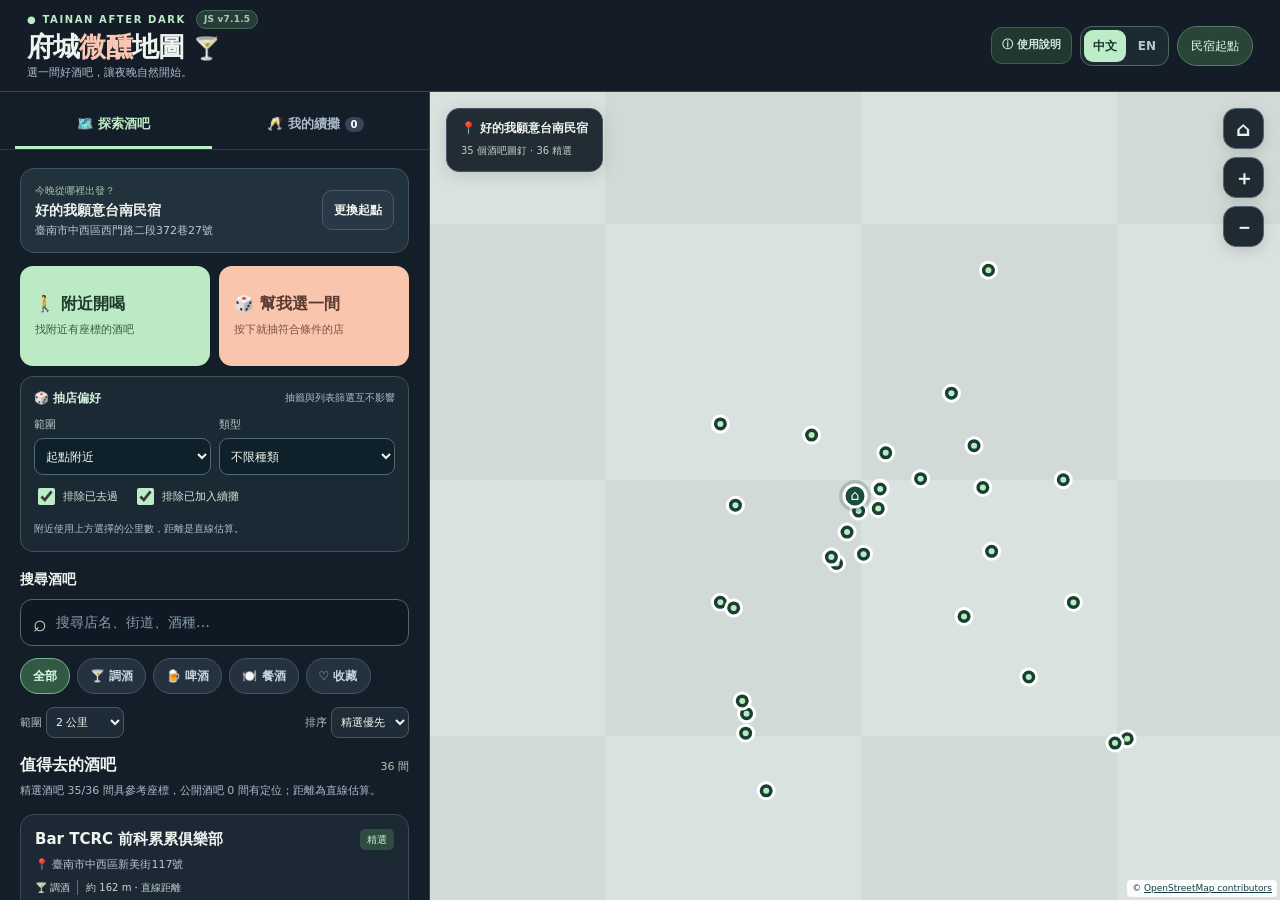
<file: index.html>
<!doctype html>
<html lang="zh-Hant">
<head>
  <meta charset="utf-8">
  <meta name="viewport" content="width=device-width,initial-scale=1,viewport-fit=cover">
  <meta name="theme-color" content="#131d27">
  <meta name="description" content="府城微醺地圖：從臺南民宿或任何起點出發，搜尋附近酒吧、隨機抽店、規劃續攤與步行導航。">
  <title>府城微醺地圖｜Tainan Bar Hop</title>
  <link rel="stylesheet" href="./styles.css?v=7.1.5">
</head>
<body>
  <div id="app"><p style="font:16px system-ui;padding:24px">🍸 載入府城微醺地圖中…</p></div>
  <script type="module" src="./app.js?v=7.1.5"></script>
  <nav class="bottomnav" aria-label="主要導覽">
    <button data-tab="map">🗺️<span>地圖</span></button>
    <button data-tab="discover" class="active" aria-current="page">🔍<span>探索</span></button>
    <button data-tab="route">🥂<span>續攤 <b id="navRouteBadge">0</b></span></button>
    <button data-tab="night">🌙<span>今晚</span></button>
  </nav>
</body>
</html>
</file>
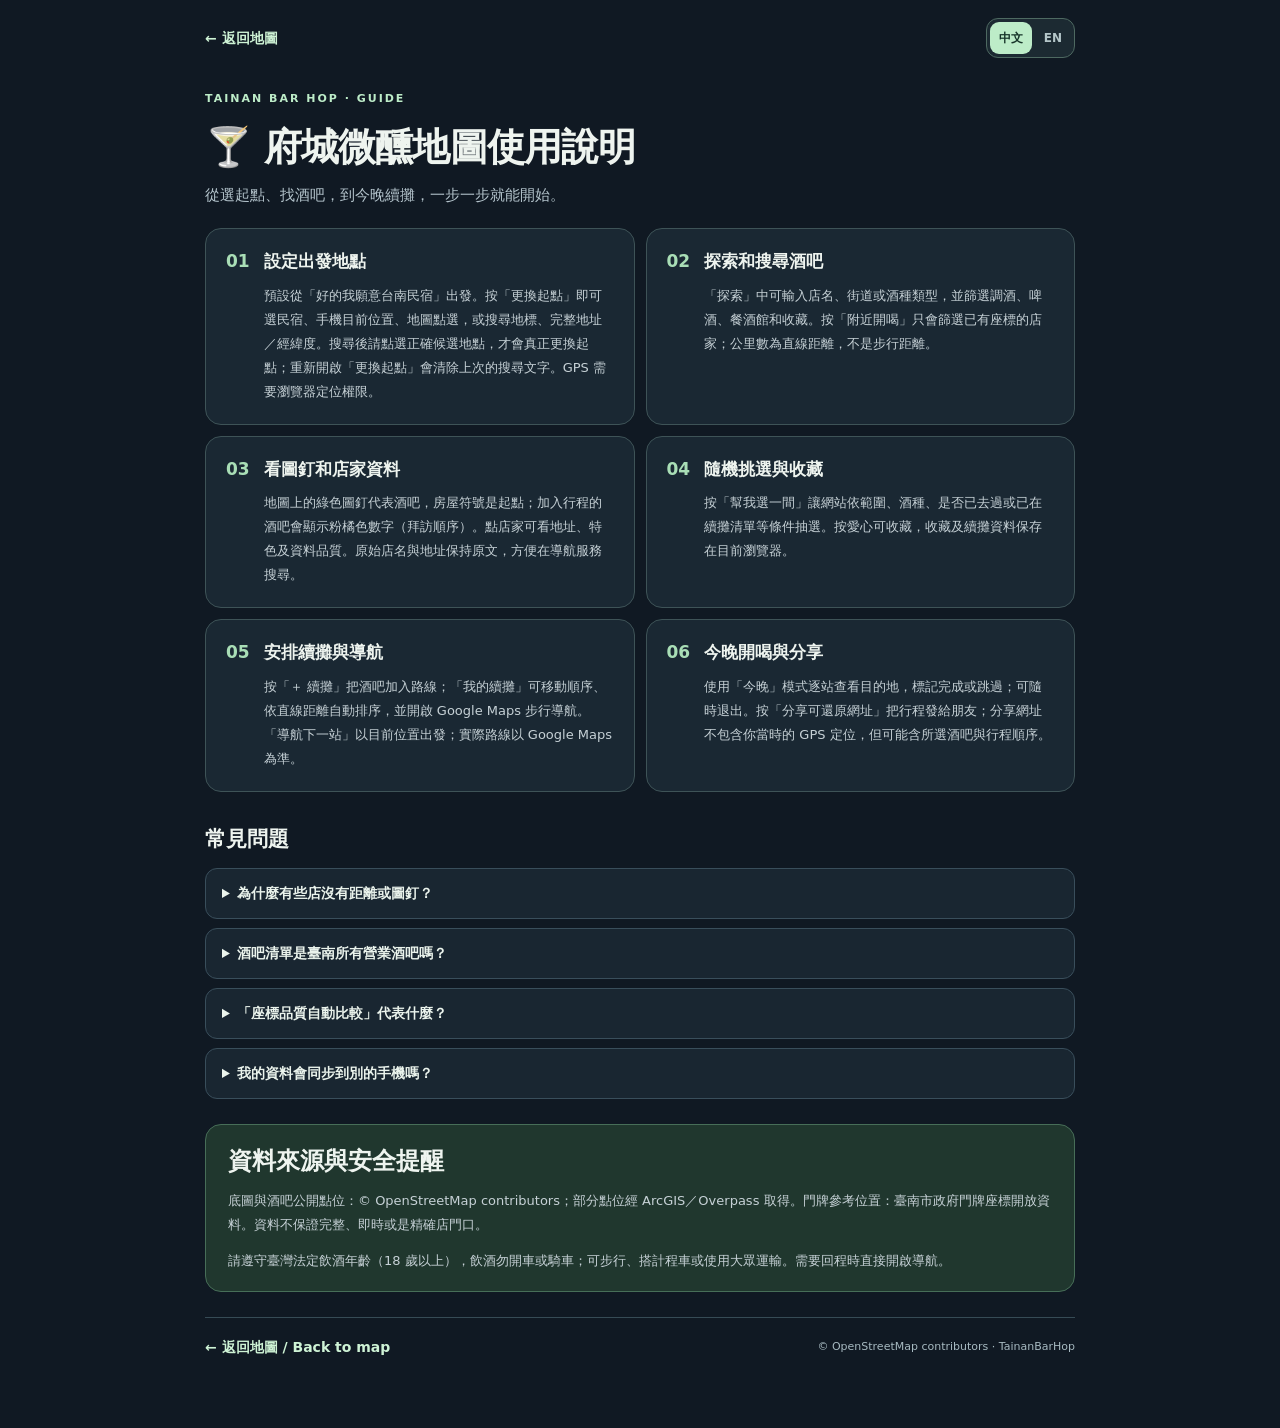
<file: help.html>
<!doctype html><html lang="zh-Hant"><head>
<meta charset="utf-8"><meta name="viewport" content="width=device-width,initial-scale=1,viewport-fit=cover">
<meta name="theme-color" content="#141d27"><title>使用說明 | Help — TainanBarHop</title>
<link rel="stylesheet" href="./styles.css?v=7.1.5"><link rel="stylesheet" href="./help.css?v=7.1.5"></head><body class="help-page">
<header class="help-header"><a href="./" class="help-back" id="backHome">← 返回地圖</a><div class="lang-switch" role="group" aria-label="Language / 語言"><button type="button" data-lang-select="zh">中文</button><button type="button" data-lang-select="en">EN</button></div></header>
<main class="help-main">
<section data-lang-panel="zh">
<p class="help-eyebrow">TAINAN BAR HOP · GUIDE</p><h1>🍸 府城微醺地圖使用說明</h1><p class="help-lead">從選起點、找酒吧，到今晚續攤，一步一步就能開始。</p>
<div class="help-steps">
<section><span class="help-num">01</span><div><h2>設定出發地點</h2><p>預設從「好的我願意台南民宿」出發。按「更換起點」即可選民宿、手機目前位置、地圖點選，或搜尋地標、完整地址／經緯度。搜尋後請點選正確候選地點，才會真正更換起點；重新開啟「更換起點」會清除上次的搜尋文字。GPS 需要瀏覽器定位權限。</p></div></section>
<section><span class="help-num">02</span><div><h2>探索和搜尋酒吧</h2><p>「探索」中可輸入店名、街道或酒種類型，並篩選調酒、啤酒、餐酒館和收藏。按「附近開喝」只會篩選已有座標的店家；公里數為直線距離，不是步行距離。</p></div></section>
<section><span class="help-num">03</span><div><h2>看圖釘和店家資料</h2><p>地圖上的綠色圖釘代表酒吧，房屋符號是起點；加入行程的酒吧會顯示粉橘色數字（拜訪順序）。點店家可看地址、特色及資料品質。原始店名與地址保持原文，方便在導航服務搜尋。</p></div></section>
<section><span class="help-num">04</span><div><h2>隨機挑選與收藏</h2><p>按「幫我選一間」讓網站依範圍、酒種、是否已去過或已在續攤清單等條件抽選。按愛心可收藏，收藏及續攤資料保存在目前瀏覽器。</p></div></section>
<section><span class="help-num">05</span><div><h2>安排續攤與導航</h2><p>按「＋ 續攤」把酒吧加入路線；「我的續攤」可移動順序、依直線距離自動排序，並開啟 Google Maps 步行導航。「導航下一站」以目前位置出發；實際路線以 Google Maps 為準。</p></div></section>
<section><span class="help-num">06</span><div><h2>今晚開喝與分享</h2><p>使用「今晚」模式逐站查看目的地，標記完成或跳過；可隨時退出。按「分享可還原網址」把行程發給朋友；分享網址不包含你當時的 GPS 定位，但可能含所選酒吧與行程順序。</p></div></section>
</div>
<h2>常見問題</h2><details><summary>為什麼有些店沒有距離或圖釘？</summary><p>店家沒有可靠座標時，不會偽造位置或距離。精選店家的政府門牌座標是參考點，未必是店門口。你可開店家資訊、Google Maps 或用地圖手動確認。</p></details>
<details><summary>酒吧清單是臺南所有營業酒吧嗎？</summary><p>不是。網站整合精選清單、OpenStreetMap 與公開點位，可能有漏標、停業或搬遷。出發前請核對店家最新營業資訊和是否接受訂位。</p></details>
<details><summary>「座標品質自動比較」代表什麼？</summary><p>網站比較 OSM 原始座標與臺南市政府門牌參考座標，顯示偏差與資料是否一致；它不能保證實際入口的正確位置，也不能保證店家仍營業。</p></details>
<details><summary>我的資料會同步到別的手機嗎？</summary><p>不會。收藏、路線和已去過的資料預設保存在這台裝置的瀏覽器，清除網站資料可能讓它們消失。分享行程則會產生可還原的網址。</p></details>
<section class="help-note"><h2>資料來源與安全提醒</h2><p>底圖與酒吧公開點位：© OpenStreetMap contributors；部分點位經 ArcGIS／Overpass 取得。門牌參考位置：臺南市政府門牌座標開放資料。資料不保證完整、即時或是精確店門口。</p><p>請遵守臺灣法定飲酒年齡（18 歲以上），飲酒勿開車或騎車；可步行、搭計程車或使用大眾運輸。需要回程時直接開啟導航。</p></section>
</section>
<section data-lang-panel="en" hidden>
<p class="help-eyebrow">TAINAN BAR HOP · GUIDE</p><h1>🍸 How to use TainanBarHop</h1><p class="help-lead">Choose your starting point, find a bar, build a route, and enjoy your night out.</p>
<div class="help-steps">
<section><span class="help-num">01</span><div><h2>Choose a starting point</h2><p>The default is 好的我願意台南民宿 guesthouse. Choose a different start using your GPS, a map tap, a landmark name, street address, or latitude/longitude. Tap a search result to confirm the start; opening Change start again clears the previous search text. GPS requires browser location permission.</p></div></section>
<section><span class="help-num">02</span><div><h2>Search and explore</h2><p>Search by business name, street, or bar type. Filter for cocktails, beer, bistros, and favorites. “Bars nearby” only includes venues with valid coordinates. Distances are straight-line estimates, not walking distances.</p></div></section>
<section><span class="help-num">03</span><div><h2>Understand map markers</h2><p>Green dots are bars and the house icon marks your starting point. Numbered peach markers show the planned stop order. Tap a bar for its address, description and coordinate quality. Business names and addresses stay in their original language so you can find them in navigation apps.</p></div></section>
<section><span class="help-num">04</span><div><h2>Lucky pick and favorites</h2><p>Use “Pick for me” to choose a random bar by radius or city-wide list, bar category, and exclusions for visited or already-planned stops. The heart button saves a favorite locally.</p></div></section>
<section><span class="help-num">05</span><div><h2>Plan a bar-hop route</h2><p>Choose “Add stop” to plan your night. In “My route,” reorder your stops or auto-sort by straight-line distance. Open Google Maps for walking directions. “Navigate next stop” uses your current position; Google Maps determines the actual route.</p></div></section>
<section><span class="help-num">06</span><div><h2>Tonight mode and sharing</h2><p>In Tonight mode, move through each stop, mark it done or skip it. You can exit at any time. Share a route link so friends can restore the same itinerary. The link does not include your live GPS location, but it can include your chosen bars and their order.</p></div></section>
</div>
<h2>Frequently asked questions</h2><details><summary>Why do some venues have no distance or map pin?</summary><p>Unverified locations are not given fabricated coordinates or distances. Government doorplate coordinates are reference points and may not match the entrance. Check the venue in Google Maps or manually verify its pin.</p></details>
<details><summary>Does this list include every operating bar in Tainan?</summary><p>No. It combines curated picks, OpenStreetMap, and other public points. Bars may be missing, moved, or closed. Confirm hours, reservations and current business status before heading out.</p></details>
<details><summary>What does automatic coordinate comparison tell me?</summary><p>It compares original OSM points against Tainan municipal doorplate reference points. Agreement or disagreement does not prove the true entrance location or current operating status.</p></details>
<details><summary>Are my favorites and routes synced across devices?</summary><p>No. Favorites, routes, and visited status are stored in your current browser. Clearing site data may remove them. Shared itinerary links can restore a route on another device.</p></details>
<section class="help-note"><h2>Data and safety</h2><p>Map and public venue data: © OpenStreetMap contributors, with some points retrieved through ArcGIS / Overpass. Doorplate locations: Tainan City Government open data. Listings are not guaranteed to be exhaustive, current, or entrance-accurate.</p><p>Alcohol is for adults 18+ in Taiwan. Never drive or ride after drinking. Walk, take public transportation, or use a taxi. Use navigation for your return trip.</p></section>
</section>
<footer class="help-footer"><a href="./" id="backBottom">← 返回地圖 / Back to map</a><span>© OpenStreetMap contributors · TainanBarHop</span></footer>
</main>
<script type="module">import {installLanguage} from './i18n.js?v=7.1.5';installLanguage();</script>
</body></html>
</file>
<file: styles.css>
:root{color-scheme:dark;--bg:#121a24;--panel:#17212e;--soft:#222f3c;--line:#344452;--text:#f0f4f1;--muted:#acbac9;--mint:#bdecc8;--pink:#fac7b4;--dim:#8da4ab}
*{box-sizing:border-box}html,body{padding:0;margin:0;min-height:100%;font-family:-apple-system,BlinkMacSystemFont,"Noto Sans TC","PingFang TC",system-ui,sans-serif;background:var(--bg);color:var(--text);line-height:1.5}button,input,select{font:inherit}button{cursor:pointer}button:disabled{opacity:.48;cursor:default}a{color:inherit;text-decoration:none}button:focus-visible,a:focus-visible,input:focus-visible,select:focus-visible{outline:3px solid var(--mint);outline-offset:3px}[hidden]{display:none!important}
.topbar{height:92px;padding:16px 27px;display:flex;justify-content:space-between;align-items:center;background:#141d27;border-bottom:1px solid var(--line);gap:8px}.eyebrow{font-size:10px;letter-spacing:1.6px;color:var(--mint);font-weight:800;display:flex;align-items:center;gap:10px}.version{font-size:9px;color:#b1c4c1;letter-spacing:.2px;border:1px solid #496a5b;background:#243e35;padding:2px 7px;border-radius:20px}.topbar h1{font-size:27px;margin:2px 0 1px;font-weight:900;letter-spacing:-.8px;line-height:1.2}.topbar h1 span{color:var(--pink)}.topbar h1 i{font-style:normal;font-size:22px}.topbar p{font-size:11px;color:var(--muted);margin:0}.start-chip{border:1px solid #567968;background:#294537;color:#e0ffeb;padding:10px 13px;border-radius:20px;font-size:12px;max-width:160px;overflow:hidden;text-overflow:ellipsis;white-space:nowrap}
.layout{display:grid;grid-template-columns:minmax(370px,430px) minmax(0,1fr);grid-template-areas:'sheet map';height:calc(100dvh - 92px);min-height:550px;overflow:hidden}.sheet{grid-area:sheet;overflow-y:auto;overscroll-behavior:contain;min-height:0;background:#141e28;border-right:1px solid var(--line);scrollbar-color:#435260 transparent}.sheet-grip{display:none}.sheet-content{padding:18px 20px 60px}.tabs{display:grid;grid-template-columns:1fr 1fr;gap:5px;padding:10px 15px 0;background:#141e28;position:sticky;top:0;z-index:6;border-bottom:1px solid #2e3a47}.tab{border:none;border-bottom:3px solid transparent;background:transparent;color:#a8b9c9;font-size:13px;font-weight:800;padding:12px 8px}.tab.active{color:var(--mint);border-bottom-color:var(--mint)}.tab b{font-size:10px;padding:2px 6px;border-radius:12px;background:#354659;color:white}
.maparea{grid-area:map;position:relative;overflow:hidden;min-width:0;min-height:0;isolation:isolate;contain:paint;background:#d5e4dc}.maparea canvas{position:absolute;inset:0;width:100%;height:100%;display:block;overflow:hidden;touch-action:none;z-index:0}.map-status,.map-controls,.attribution,.map-venue{position:absolute;z-index:2}.map-status{left:16px;top:16px;max-width:min(290px,68%);border-radius:13px;background:#17212af0;border:1px solid #445466;padding:10px 14px;pointer-events:none;box-shadow:0 3px 18px #0002}.map-status strong{display:block;font-size:12px;overflow:hidden;white-space:nowrap;text-overflow:ellipsis}.map-status small{font-size:10px;color:#bad2c5}.map-controls{right:16px;top:16px;display:flex;flex-direction:column;gap:8px}.map-controls button{border:1px solid #536474;border-radius:13px;background:#17212af2;color:#e9f1ed;min-width:41px;min-height:41px;font-size:20px;font-weight:800;box-shadow:0 4px 13px #0002}.attribution{right:3px;bottom:3px;padding:2px 5px;border-radius:4px;background:#fffD;color:#173e45;font-size:9px}.attribution a{text-decoration:underline}.map-venue{bottom:29px;left:16px;right:16px;max-width:460px;margin:auto;border:1px solid #6d9680;border-radius:13px;background:#14232cf4;padding:13px 14px;box-shadow:0 10px 24px #0004}.map-venue p{font-size:11px;color:var(--muted);margin:4px 0 9px}
.start-box{border:1px solid #3c5360;border-radius:14px;background:#22323c;padding:14px;display:flex;justify-content:space-between;align-items:center;gap:12px}.start-box div{min-width:0}.start-box small{display:block;color:#9fc4ae;font-size:10px}.start-box strong{display:block;font-size:14px;margin:2px 0;overflow:hidden;text-overflow:ellipsis;white-space:nowrap}.start-box span{display:block;color:#b9c8d6;font-size:11px;line-height:1.4}.start-options{border:1px solid #3c5360;border-radius:14px;padding:12px;background:#1d2b34;margin-top:8px}.actions{display:flex;flex-wrap:wrap;gap:7px;align-items:center}.btn{min-height:40px;border-radius:10px;border:1px solid #495b69;background:#293846;color:#f3f5f1;padding:9px 11px;font-size:12px;font-weight:750;display:inline-flex;align-items:center;justify-content:center;text-align:center}.btn:hover{filter:brightness(1.08)}.btn-brand{background:var(--mint);border-color:var(--mint);color:#1b3b2b}.btn-ghost{background:transparent}.btn-icon{font-size:21px;min-width:40px}.btn-icon.favorited{color:#ffc7c2;background:#543a40}.input-group{display:flex;gap:6px;margin-top:10px}.input-group input{min-width:0;flex:1;background:#111e29;color:white;border:1px solid #536474;border-radius:9px;padding:10px;font-size:12px}
.hero-actions{display:grid;grid-template-columns:1fr 1fr;gap:9px;margin:13px 0}.hero-btn{border:0;text-align:left;min-height:100px;padding:15px;border-radius:13px;display:flex;flex-direction:column;justify-content:center;gap:9px}.hero-btn b{font-size:16px;line-height:1.2}.hero-btn span{font-size:11px;line-height:1.4}.hero-near{background:#bceac5;color:#1c3b2a}.hero-near span{color:#365d43}.hero-near.active{box-shadow:0 0 0 3px #84a991 inset}.hero-random{background:#fac5ad;color:#583a31}.hero-random span{color:#785247}.lucky-result{background:#243d32;border:1px solid #62896f;border-radius:14px;padding:13px;margin:0 0 13px}.lucky-result h3{margin:4px 0;font-size:17px}.lucky-result p{font-size:12px;color:#d0dcd4;margin:4px 0 12px}
.search-group{margin-top:17px}.search-group label{display:block;font-size:14px;font-weight:800;margin-bottom:9px}.search-bar{display:flex;gap:7px;align-items:center;background:#0f1924;border:1px solid #526371;border-radius:12px;padding:0 12px}.search-bar span{font-size:23px;color:var(--mint)}.search-bar input{flex:1;min-width:0;border:0;outline:0;background:none;color:white;font-size:14px;padding:12px 2px}.search-bar input::placeholder{color:#869cac}.search-bar button{border:0;background:none;font-size:22px;color:#cfdad8;padding:5px}
.filterrow{display:flex;gap:7px;overflow-x:auto;padding:12px 0 8px;scrollbar-width:none}.chip{white-space:nowrap;border:1px solid #435766;background:#24313e;color:#c6d2dc;padding:8px 12px;font-size:12px;font-weight:750;border-radius:22px;flex:none}.chip.active{border-color:#78b58b;background:#335945;color:#d8ffe2}.sortrow{display:flex;justify-content:space-between;gap:8px;margin:5px 0 13px;color:#afc3ca}.sortrow label{font-size:11px;display:flex;align-items:center;gap:4px}.sortrow select{font-size:11px;background:#1e2c37;border:1px solid #465967;color:#f0f5ef;padding:7px 5px;border-radius:8px;min-width:78px}.section-title{display:flex;justify-content:space-between;align-items:baseline;gap:12px;margin:15px 0 0}.section-title strong{font-size:16px}.section-title span{font-size:11px;color:#b4c9b9}.muted{font-size:11px;color:var(--muted);line-height:1.5;margin:6px 0 14px}.venue{border:1px solid #3b4b58;border-radius:14px;background:#1c2935;padding:14px;margin:9px 0}.ven-head{display:flex;align-items:start;justify-content:space-between;gap:10px}.ven-head h3{margin:0;font-size:15px;font-weight:850;line-height:1.4;word-break:break-word}.source{flex:none;font-size:10px;color:#c9e8d4;padding:3px 7px;background:#2e4d40;border-radius:5px}.ven-address{font-size:11px;color:#b8c6d3;margin:7px 0}.tags{display:flex;gap:7px;flex-wrap:wrap}.tags span{font-size:10px;color:#c4d6d4}.tags span+span{padding-left:8px;border-left:1px solid #64717d}.venue-actions{display:flex;gap:5px;flex-wrap:wrap;margin-top:12px}.venue-actions .btn{font-size:11px;min-height:35px;padding:7px 9px}
.empty{border:1px dashed #4a5a69;border-radius:13px;padding:22px;margin:12px 0;text-align:center}.empty strong{font-size:14px}.empty p{font-size:12px;color:var(--muted)}.load-more{width:100%;margin:12px 0}.more-source{border:1px solid #40584d;border-radius:14px;background:#23372f;padding:14px;margin:20px 0}.more-source strong{font-size:13px}.more-source p,.more-source small{font-size:11px;color:#c0d1c6;line-height:1.6}.more-source a{display:block;font-size:12px;color:#d6f7dc;text-decoration:underline;margin:12px 0}.more-source small{display:block}
.route-actions{display:flex;gap:7px;flex-wrap:wrap;margin:13px 0}.route-actions .btn{flex:1;min-width:140px}.disabled{pointer-events:none;opacity:.4}.stop{display:flex;gap:9px;align-items:flex-start;background:#1d2b38;border:1px solid #364b59;border-radius:12px;padding:11px;margin:9px 0}.stop-index{border-radius:8px;background:#f7cbb7;color:#513b30;font-size:13px;font-weight:900;padding:5px 9px}.stop-main{min-width:0;flex:1}.stop-main b{font-size:13px}.stop-main small{color:#aebec7;display:block;font-size:11px;margin:4px 0}.stop-actions{display:flex;flex-wrap:wrap;gap:12px;margin-top:6px}.stop-actions a,.stop-actions button{color:#cdebd8;background:none;border:0;text-decoration:underline;font-size:11px;padding:0}.stop-controls{display:flex;flex-direction:column;gap:4px}.stop-controls button{min-height:28px;min-width:28px;border:1px solid #516477;background:#2b4051;color:#e5ebec;border-radius:6px}
.sheet-grip{border:0;background:transparent}.toast{position:fixed;bottom:calc(env(safe-area-inset-bottom) + 20px);left:50%;transform:translate(-50%,10px);max-width:92vw;background:#13382b;border:1px solid #75aa83;padding:10px 15px;border-radius:13px;color:#ddffe7;font-size:12px;z-index:70;opacity:0;pointer-events:none;transition:.2s;box-shadow:0 6px 26px #0004}.toast.show{opacity:1;transform:translate(-50%,0)}.sticky-route{display:none}
@media(max-width:800px){
 .topbar{height:84px;padding:13px 15px}.topbar h1{font-size:23px}.topbar p{font-size:10px}.topbar .eyebrow{font-size:9px}.start-chip{max-width:108px;padding:8px 9px;font-size:10px}
 .layout{height:auto;min-height:0;display:flex;flex-direction:column;overflow:visible}.maparea{height:38dvh;min-height:270px;max-height:410px;flex:none;contain:paint;width:100%}.sheet{overflow:visible;border:0;position:relative;z-index:5;margin-top:-15px;background:#141e28;border-radius:19px 19px 0 0;box-shadow:0 -6px 18px #0001}.sheet-grip{display:flex;width:100%;height:20px;align-items:center;justify-content:center;padding:0}.sheet-grip span{width:43px;height:5px;background:#647381;border-radius:7px}.tabs{top:0;padding-top:2px;position:sticky}.sheet-content{padding:14px 14px calc(env(safe-area-inset-bottom) + 90px)}.map-status{top:10px;left:10px;padding:8px 11px;max-width:68%}.map-status strong{font-size:11px}.map-controls{top:10px;right:10px;gap:5px}.map-controls button{min-height:36px;min-width:36px;font-size:18px}.map-venue{bottom:23px;left:10px;right:10px}.hero-btn{min-height:89px;padding:12px}.hero-btn b{font-size:15px}.hero-btn span{font-size:11px}.sortrow{margin-top:5px}.sheet.collapsed .sheet-content{display:none}.sheet.collapsed .tabs{display:none}.sheet.collapsed{padding-bottom:8px}.sticky-route:not([hidden]){display:flex;position:fixed;bottom:0;left:0;right:0;z-index:10;min-height:64px;padding:10px 14px calc(env(safe-area-inset-bottom) + 10px);background:#16282f;border-top:1px solid #537567;align-items:center;justify-content:space-between;gap:8px;box-shadow:0 -5px 20px #0005}.sticky-route span{font-size:12px;color:#d5ebde}.sticky-route button{border:0;background:#bbe9c5;border-radius:10px;padding:10px 13px;color:#204131;font-size:12px;font-weight:850}.toast{bottom:calc(env(safe-area-inset-bottom) + 84px)}
}
@media(max-width:360px){.version{display:none}.topbar h1{font-size:21px}.start-chip{max-width:92px}.maparea{height:295px}.hero-btn b{font-size:13px}.hero-btn span{font-size:10px}.venue-actions .btn{font-size:10px}}
@media(prefers-reduced-motion:reduce){*{scroll-behavior:auto!important;transition:none!important}}

/* v6.1: obvious address lookup and navigation paths */
.venue-detail{font-size:11px;color:#cae8d2;text-decoration:underline;display:inline-flex;align-items:center;padding:4px}
.btn-geo{border-color:#709789;background:#264139;color:#dbffe5}
@media(max-width:800px){.venue-actions .btn{min-height:39px}.venue-actions .btn-geo{flex:1}}

/* v6.4 coordinate evidence panel. Kept behind disclosure to preserve mobile usability. */
.audit-panel{margin-top:17px;background:#192d34;border:1px solid #48675c;border-radius:15px;padding:14px}
.audit-title{display:flex;align-items:center;justify-content:space-between;flex-wrap:wrap;gap:6px;margin-bottom:10px}
.audit-title strong{font-size:15px;color:#d1f5dc}.audit-title small{font-size:11px;color:#aac4b9}
.audit-kpis{display:grid;grid-template-columns:repeat(4,minmax(0,1fr));gap:6px;margin:9px 0}
.audit-kpis>div{padding:10px 4px;background:#20363b;border:1px solid #3a5553;border-radius:10px;text-align:center}
.audit-kpis b{display:block;font-size:18px;line-height:1.4;color:#c8f0d0}.audit-kpis span{display:block;color:#b8c8c8;font-size:10px}
.audit-panel .actions{display:flex;gap:7px;flex-wrap:wrap}
.audit-entry{background:#15232a;border:1px solid #375058;border-radius:10px;padding:11px;margin-top:8px;overflow-wrap:anywhere}
.audit-entry .audit-head{display:flex;justify-content:space-between;align-items:center;gap:8px}
.audit-entry b{font-size:12px}.audit-entry .audit-head span{border:1px solid #5d8775;border-radius:6px;padding:3px 6px;color:#c9ebd2;font-size:10px;flex-shrink:0}
.audit-entry p{font-size:11px;color:#a9c1c8;line-height:1.5;margin:5px 0}
.audit-entry small{display:block;color:#bfd0d5;font-size:10px;line-height:1.7;overflow-wrap:anywhere}
.quality{border-color:#668977!important;color:#c6ecca!important}.quality-warn{border-color:#a78055!important;color:#ffcea3!important}
@media(max-width:420px){.audit-kpis b{font-size:16px}.audit-kpis span{font-size:9px}.audit-panel{padding:11px}}

#auditDetails:not([hidden]){max-height:480px;overflow:auto;overscroll-behavior:contain;padding-right:2px}

/* v6.5: lightweight discovery controls, venue details, and focused night mode. */
.random-settings{background:#1a2933;border:1px solid #3b5656;border-radius:13px;padding:12px 13px;margin:-3px 0 13px}
.random-header{display:flex;align-items:center;justify-content:space-between;gap:8px;margin-bottom:10px}
.random-header strong{font-size:12px;color:#d4f3dc}.random-header span,.random-settings small{font-size:10px;color:#a9c1c4}
.random-controls{display:grid;grid-template-columns:1fr 1fr;gap:8px}
.random-controls label{display:grid;gap:5px;font-size:11px;color:#aecbc4}
.random-controls select{width:100%;min-width:0;min-height:37px;background:#0e202a;color:#f2f6f0;border:1px solid #4f6a68;border-radius:9px;padding:7px;font-size:12px}
.random-checks{display:flex;gap:15px;flex-wrap:wrap;margin:10px 0 7px}
.random-checks label{display:flex;align-items:center;gap:5px;font-size:11px;color:#d8e5db}
.random-checks input{accent-color:#bdecc8;width:17px;height:17px}
.trip-offer{background:#274336;border:1px solid #81b892;padding:14px;border-radius:13px;margin-bottom:15px}
.trip-offer strong{font-size:14px;color:#d5ffe4}.trip-offer p{font-size:12px;color:#d2e5d9;margin:7px 0 12px;line-height:1.6}
body.modal-open,body.night-open{overflow:hidden}
.modal-backdrop{position:fixed;inset:0;z-index:90;display:flex;justify-content:center;align-items:center;padding:18px;background:rgba(4,10,15,.80);overscroll-behavior:contain}
.detail-dialog{position:relative;width:min(540px,100%);max-height:min(85dvh,720px);overflow-y:auto;background:#192833;border:1px solid #698879;border-radius:20px;padding:24px 19px 19px;box-shadow:0 16px 60px #0008}
.dialog-close{position:absolute;right:12px;top:11px;width:34px;height:34px;border:1px solid #51665f;border-radius:50%;background:#2c4143;color:#e6f5ea;font-size:24px}
.detail-kicker{font-size:10px;letter-spacing:1.5px;color:#acddba;font-weight:800;margin-bottom:10px}
.detail-dialog h2{font-size:23px;line-height:1.3;letter-spacing:-.4px;margin:0 35px 10px 0}
.detail-tags{display:flex;gap:7px;flex-wrap:wrap}.detail-tags span{border-radius:6px;padding:4px 8px;font-size:11px;color:#d4f7d9;background:#2e4b42}
.detail-address{font-size:13px;color:#c9d8d8;line-height:1.6;margin:13px 0}
.detail-grid{display:grid;grid-template-columns:1fr 1fr;gap:9px;margin-bottom:14px}
.detail-grid>div{background:#253a43;border:1px solid #42605e;border-radius:12px;padding:12px}
.detail-grid small{display:block;color:#a5bdc1;font-size:10px;margin-bottom:6px}.detail-grid b{display:block;color:#e3f5e4;font-size:14px;overflow-wrap:anywhere}
.detail-blurb{border-top:1px solid #405759;padding-top:12px}.detail-blurb b{font-size:13px}.detail-blurb p{font-size:13px;color:#d0dede;line-height:1.7;margin:6px 0 12px}
.detail-warning{font-size:11px;line-height:1.7;color:#bed0c7;background:#223a36;border-radius:9px;padding:11px}
.detail-actions{display:grid;grid-template-columns:1fr 1fr;gap:8px;margin-top:14px}.detail-actions .btn{min-height:42px;white-space:normal;line-height:1.4}
.night-screen{position:fixed;inset:0;z-index:110;background:radial-gradient(ellipse at top,#27473e 0%,#13262d 45%,#0f1821 100%);overflow:auto;overscroll-behavior:contain}
.night-wrap{max-width:620px;margin:auto;min-height:100dvh;padding:calc(env(safe-area-inset-top) + 25px) 22px calc(env(safe-area-inset-bottom) + 25px);display:flex;flex-direction:column;gap:17px}
.night-head{display:flex;justify-content:space-between;align-items:flex-start;gap:12px}.night-head small{color:#b9eac7;font-weight:800;font-size:11px;letter-spacing:1.2px}.night-head h2{font-size:30px;margin:3px 0 0;line-height:1.2}
.night-close{background:#2e4145;color:#f3faf7;border:1px solid #5d7774;border-radius:11px;padding:10px 11px;font-size:12px;white-space:nowrap}
.night-count{color:#d1e4d9;font-size:12px;font-weight:800;margin-top:9px}
.night-progress{display:flex;gap:6px}.night-progress span{height:6px;flex:1;background:#47605a;border-radius:8px}.night-progress .done{background:#bceac5}
.night-card{background:#223940;border:1px solid #5c8073;border-radius:22px;padding:23px 20px;margin-top:10px;box-shadow:0 12px 35px #0003}
.night-card>span{color:#adc9c1;font-size:12px}.night-card h3{font-size:28px;letter-spacing:-.6px;line-height:1.3;margin:9px 0 11px}
.night-card p{color:#cee0d9;font-size:13px;line-height:1.7;overflow-wrap:anywhere;min-height:38px}
.night-action{display:block;text-align:center;color:#203c2b;background:#c7f1d0;border:1px solid #c7f1d0;padding:15px 12px;border-radius:13px;font-size:15px;font-weight:850;margin-top:18px}
.night-next{font-size:13px;color:#bad7cf;margin:0}.night-buttons{display:grid;grid-template-columns:1fr 1fr;gap:9px}
.night-buttons .btn:first-child{grid-column:1/-1;min-height:53px;font-size:15px}.night-buttons .btn{min-height:45px}
.night-home{margin-top:auto;border-top:1px solid #4d665d;padding-top:19px}
.night-home a{display:block;color:#d8f9e2;font-size:14px;font-weight:750;text-align:center;padding:12px;border-radius:11px;border:1px solid #668579;background:#223a35}
.night-home p{font-size:11px;color:#aac1bb;text-align:center;line-height:1.7;margin:11px 0 0}
@media(max-width:430px){.random-header{align-items:flex-start;flex-direction:column;gap:2px}.random-controls{gap:7px}.detail-dialog{padding:19px 13px 14px}.detail-dialog h2{font-size:20px}.night-wrap{padding-left:17px;padding-right:17px}.night-head h2{font-size:26px}.night-card h3{font-size:25px}.night-card{padding:20px 15px}.night-head .night-close{font-size:11px;padding:8px}}

/* v7.0 底部導覽 */
.bottomnav{display:none}
@media (max-width:799px){
  .sheet nav.tabs{display:none}
  body{padding-bottom:calc(64px + env(safe-area-inset-bottom))}
  .bottomnav{position:fixed;left:0;right:0;bottom:0;z-index:60;display:flex;height:calc(60px + env(safe-area-inset-bottom));padding-bottom:env(safe-area-inset-bottom);background:#131d27;border-top:1px solid #2a3a48}
  .bottomnav button{flex:1;border:0;background:transparent;color:#9fb0bf;font-size:20px;display:flex;flex-direction:column;align-items:center;justify-content:center;gap:2px;cursor:pointer;padding:0}
  .bottomnav button span{font-size:11px;line-height:1}
  .bottomnav button.active{color:#f2c879}
  .bottomnav button b{font-size:10px;background:#f2c879;color:#131d27;border-radius:99px;padding:0 5px;margin-left:2px}
  body.night-open .bottomnav{display:none}
  .toast{bottom:calc(env(safe-area-inset-bottom) + 84px)}
}

/* v7.1 卡片精簡與管理面板 */
.audit-panel{display:none}
body.admin .audit-panel{display:block}
.venue-actions{display:flex;flex-direction:column;gap:8px}
.venue-primary,.venue-secondary{display:grid;grid-template-columns:1fr 1fr;gap:8px}
.venue-secondary{grid-template-columns:1fr 1fr auto}
.venue-secondary .btn-icon{width:auto;min-width:44px}

/* v7.1.2 底部導覽「地圖」：整頁只顯示地圖 */
@media (max-width:799px){
  body.map-only .sheet{display:none}
  body.map-only .maparea{height:calc(100dvh - 124px - env(safe-area-inset-bottom));max-height:none;min-height:0}
}


/* v7.1.3: keep the saved-trip shortcut ABOVE the phone bottom navigation. */
@media (max-width:799px){
  .sticky-route:not([hidden]){
    bottom:calc(60px + env(safe-area-inset-bottom));
    z-index:55;
    padding:9px 14px;
    min-height:56px;
  }
  body.map-only .sticky-route,body.night-open .sticky-route{display:none!important}
  .sheet-content{padding-bottom:calc(150px + env(safe-area-inset-bottom))}
  .bottomnav button{min-width:0}
  .bottomnav button:focus-visible{outline-offset:-3px}
}

/* v7.1.4: bilingual controls and help shortcut; leaves canvas map untouched. */
.site-tools{display:flex;align-items:center;justify-content:flex-end;gap:8px;min-width:0}
.help-link{display:inline-flex;align-items:center;justify-content:center;border-radius:11px;border:1px solid #425e5b;padding:9px 10px;color:#d2eddc;background:#213831;font-size:11px;font-weight:800;white-space:nowrap}
.lang-switch{display:inline-flex;border:1px solid #4e6961;padding:3px;border-radius:12px;background:#1c2a32;gap:3px;flex:none}
.lang-switch button{border:0;border-radius:9px;padding:7px 9px;background:transparent;color:#b4c6c9;font-size:12px;font-weight:750}
.lang-switch button.active{background:#bdecc8;color:#173429}
@media(max-width:799px){
 .topbar{height:auto;min-height:92px;display:grid;grid-template-columns:1fr;gap:8px;padding:11px 15px}
 .site-tools{justify-content:space-between;width:100%;gap:6px}
 .topbar h1{font-size:22px}.topbar p{font-size:10px}
 .help-link{padding:8px 10px;font-size:11px}.site-tools .start-chip{max-width:140px;padding:8px 9px}
 body.map-only .maparea{height:calc(100dvh - 170px - env(safe-area-inset-bottom))}
}
@media(max-width:360px){.site-tools .start-chip{max-width:115px}.help-link{font-size:10px;padding:7px}}

/* v7.1.5 — confirm landmark search results before changing the starting point. */
.start-candidates{margin-top:10px;display:flex;flex-direction:column;gap:7px;max-height:300px;overflow:auto;overscroll-behavior:contain}
.start-candidates[hidden]{display:none!important}
.start-results-header{font-size:12px;font-weight:750;color:#c3d3d9;padding:5px 2px}
.start-results-header span{font-size:10px;color:#a9bdc8;margin-left:6px}
.start-result{display:flex;flex-direction:column;align-items:flex-start;gap:4px;border:1px solid #53716d;border-radius:10px;background:#202f3b;color:#edf8ef;padding:11px 13px;text-align:left;white-space:normal;min-height:64px;width:100%;cursor:pointer}
.start-result:hover,.start-result:focus-visible{border-color:#bcecc8;background:#2a473d}
.start-result strong{font-size:14px}.start-result small{font-size:11px;color:#bad0d4}.start-result em{font-size:10px;color:#b6e6c2;font-style:normal}
.start-fallback{display:inline-flex;align-items:center;color:#bcecc8;font-size:12px;min-height:40px}
@media(max-width:799px){.start-candidates{max-height:36dvh}.start-result{min-height:70px}}
</file>
<file: help.css>
.help-page{background:#101923;color:#eef4ef;min-height:100dvh}
.help-header{max-width:940px;margin:auto;padding:18px clamp(16px,4vw,35px);display:flex;justify-content:space-between;align-items:center;gap:12px}
.help-back,.help-footer a{color:#cef3d5;text-decoration:none;font-weight:750;font-size:14px}
.help-main{width:min(940px,100%);margin:0 auto;padding:4px clamp(16px,4vw,35px) 70px}
.help-eyebrow{font-size:11px;letter-spacing:2px;font-weight:850;color:#bdecc8}
.help-main h1{font-size:clamp(26px,4vw,38px);letter-spacing:-.8px;margin:7px 0 8px}
.help-lead{font-size:15px;color:#b4c4cc;margin:0 0 22px}
.help-steps{display:grid;grid-template-columns:1fr 1fr;gap:11px;margin:18px 0 32px}
.help-steps>section{display:flex;gap:14px;background:#1a2833;border:1px solid #3e5357;border-radius:16px;padding:20px}
.help-num{font-size:17px;font-weight:900;color:#a9deb6;flex:none}
.help-steps h2{font-size:17px;margin:0 0 9px}.help-steps p,.help-note p,.help-main details p{font-size:13px;line-height:1.85;color:#c6d1d6;margin:0}
.help-main>section>h2{font-size:21px;margin:25px 0 12px}.help-main details{background:#192631;margin:9px 0;border:1px solid #394e5b;border-radius:12px;padding:14px 16px}
.help-main summary{cursor:pointer;font-weight:750;font-size:14px;color:#eaf3ec}
.help-main details p{margin:12px 0 2px}.help-note{background:#20372e;border:1px solid #476e58;border-radius:16px;margin:25px 0;padding:18px 22px}.help-note h2{margin:0 0 10px!important}
.help-note p+p{margin-top:12px}.help-footer{display:flex;align-items:center;justify-content:space-between;gap:10px;border-top:1px solid #364b55;padding-top:19px;font-size:11px;color:#a7bac1}
@media(max-width:700px){.help-steps{grid-template-columns:1fr}.help-steps>section{padding:16px}.help-main{padding-bottom:90px}.help-footer{flex-direction:column;align-items:flex-start}}
</file>
